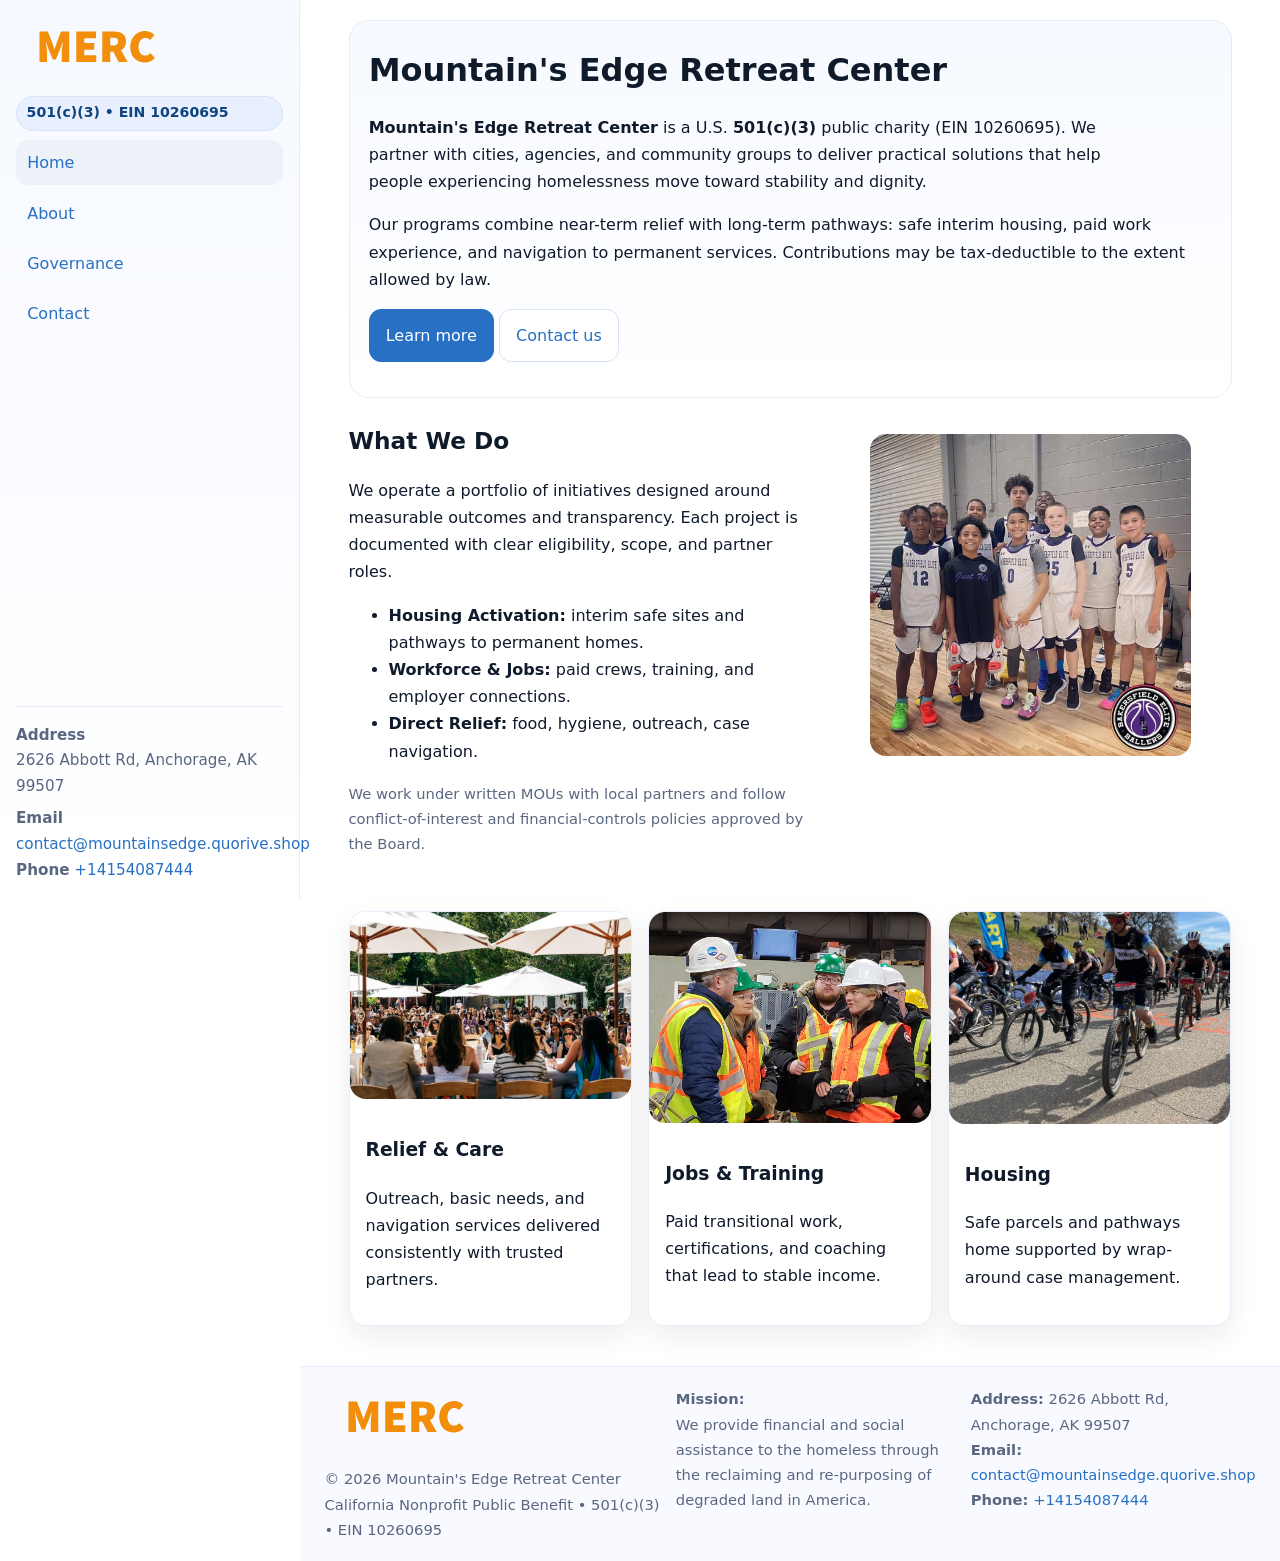
<file: index.html>
<!doctype html>
<html lang="en">
<head>
<meta charset="utf-8"/>
<meta name="viewport" content="width=device-width,initial-scale=1"/>
<title>Mountain's Edge Retreat Center – Nonprofit • 2025</title>
<link rel="stylesheet" href="assets/styles.css"/>
<link rel="icon" href="images/logo.png">
<meta name="data-ein" content="10260695"><meta name="data-name" content="Mountain's Edge Retreat Center">
<meta name="data-email" content="contact@mountainsedge.quorive.shop"><meta name="data-phone" content="+14154087444">
<meta name="data-address" content="2626 Abbott Rd,
Anchorage, AK 99507"><meta name="data-map" content="2626+Abbott+Rd,+Anchorage,+AK+99507">
  <meta name="description" content="Dedicated to community services, education, and direct relief, Mountain's Edge Retreat Center collaborates with neighbors and partners to deliver practical help and long-term impac.">
<meta name="facebook-domain-verification" content="nuy4oqhb5gbxujgs41zty0xfow5myi" />
</head>
<body>
<div style="position:absolute;left:-9999px;top:-9999px;opacity:0" data-uniq="{{UNIQUE_BLOB}}">
  <span>Dedicated to community services, education, and direct relief, Mountain's Edge Retreat Center collaborates with neighbors and partners to deliver practical help and long-term impact.</span><svg width="12" height="12" viewBox="0 0 12 12" xmlns="http://www.w3.org/2000/svg"><circle cx="6" cy="6" r="5" fill="#9d174d"/></svg><img src="images/jobs.jpg" width="1" height="1" alt="" loading="lazy"/>
</div>

<div class="app">
  <aside class="sidebar" aria-label="Sidebar">
    <div class="c2698578a26"><img src="images/logo.png" alt="Mountain's Edge Retreat Center logo"></div>
    <span class="cea617eee4b">501(c)(3) • EIN 10260695</span>
    <nav class="cf7ab9ca262" aria-label="Main navigation">
      <a class="active" href="index.html">Home</a>
      <a href="about.html">About</a>
      <a href="governance.html">Governance</a>
      <a href="contact.html">Contact</a>
    </nav>
    <div class="contact">
      <div><strong>Address</strong><br>2626 Abbott Rd,
Anchorage, AK 99507</div>
      <div style="margin-top:.4rem"><strong>Email</strong> <a href="mailto:contact@mountainsedge.quorive.shop">contact@mountainsedge.quorive.shop</a></div>
      <div><strong>Phone</strong> <a href="tel:+14154087444">+14154087444</a></div>
    </div>
  </aside>

  <main>
    <div class="container">
      <section class="c37eef0a0ca" aria-labelledby="home-title">
        <h1 id="home-title">Mountain's Edge Retreat Center</h1>
        <p class="c6763148c31">
          <strong>Mountain's Edge Retreat Center</strong> is a U.S. <strong>501(c)(3)</strong> public charity (EIN 10260695).
          We partner with cities, agencies, and community groups to deliver practical solutions that
          help people experiencing homelessness move toward stability and dignity.
        </p>
        <p>
          Our programs combine near-term relief with long-term pathways: safe interim housing,
          paid work experience, and navigation to permanent services. Contributions may be
          tax-deductible to the extent allowed by law.
        </p>
        <p>
          <a class="cc986bffb85 btn-primary" href="about.html">Learn more</a>
          <a class="cc986bffb85" href="contact.html">Contact us</a>
        </p>
      </section>

      <section class="section split">
        <div>
          <h2>What We Do</h2>
          <p>
            We operate a portfolio of initiatives designed around measurable outcomes and transparency.
            Each project is documented with clear eligibility, scope, and partner roles.
          </p>
          <ul>
            <li><strong>Housing Activation:</strong> interim safe sites and pathways to permanent homes.</li>
            <li><strong>Workforce & Jobs:</strong> paid crews, training, and employer connections.</li>
            <li><strong>Direct Relief:</strong> food, hygiene, outreach, case navigation.</li>
          </ul>
          <p class="small">
            We work under written MOUs with local partners and follow conflict-of-interest and
            financial-controls policies approved by the Board.
          </p>
        </div>
        <figure>
          <img src="images/hero.jpg" alt="Community program in action">
        </figure>
      </section>

      <section class="section grid-3" aria-label="Highlights">
        <article class="c6fd2588c7d">
          <img src="images/relief.jpg" alt="">
          <div class="card-body">
            <h3>Relief & Care</h3>
            <p>Outreach, basic needs, and navigation services delivered consistently with trusted partners.</p>
          </div>
        </article>
        <article class="c6fd2588c7d">
          <img src="images/jobs.jpg" alt="">
          <div class="card-body">
            <h3>Jobs & Training</h3>
            <p>Paid transitional work, certifications, and coaching that lead to stable income.</p>
          </div>
        </article>
        <article class="c6fd2588c7d">
          <img src="images/land.jpg" alt="">
          <div class="card-body">
            <h3>Housing</h3>
            <p>Safe parcels and pathways home supported by wrap-around case management.</p>
          </div>
        </article>
      </section>
    </div>

    <footer class="footer">
      <div class="container grid">
        <div>
          <img src="images/logo.png" alt="" style="width:160px;height:auto;margin-bottom:.5rem">
          <div class="small">© <span id="year"></span> Mountain's Edge Retreat Center</div>
          <div class="small">California Nonprofit Public Benefit • 501(c)(3) • EIN 10260695</div>
        </div>
        <div>
          <div class="small"><strong>Mission:</strong><br>
            We provide financial and social assistance to the homeless through the reclaiming
            and re-purposing of degraded land in America.
          </div>
        </div>
        <div>
          <div class="small"><strong>Address:</strong> 2626 Abbott Rd,
Anchorage, AK 99507<br>
            <strong>Email:</strong> <a href="mailto:contact@mountainsedge.quorive.shop">contact@mountainsedge.quorive.shop</a><br>
            <strong>Phone:</strong> <a href="tel:+14154087444">+14154087444</a>
          </div>
        </div>
      </div>
    </footer>
  </main>
</div>

<!-- Color/skin by EIN/NAME -->
<script>
(function(){function g(n){const e=document.querySelector('meta[name="'+n+'"]');return e?e.content:''}
function h(s){let x=2166136261>>>0;for(let i=0;i<s.length;i++){x^=s.charCodeAt(i);x=(x*16777619)>>>0}return x>>>0}
let k=(g('data-ein')||'').replace(/\D+/g,'');if(!k)k=g('data-name')||location.hostname||'default';
const key=h(String(k)),H=key%360,S=55+(key%20),L=46;
const brand=`hsl(${H} ${S}% ${L}%)`,ink=`hsl(${H} ${Math.min(95,S+10)}% ${Math.max(22,L-18)}%)`,soft=`hsl(${H} ${Math.max(40,S-25)}% 95%)`;
const r=document.documentElement;r.style.setProperty('--brand',brand);r.style.setProperty('--brand-ink',ink);r.style.setProperty('--soft',soft);
const y=document.getElementById('year'); if(y) y.textContent=new Date().getFullYear();})();
</script>
</body>
</html>
</file>
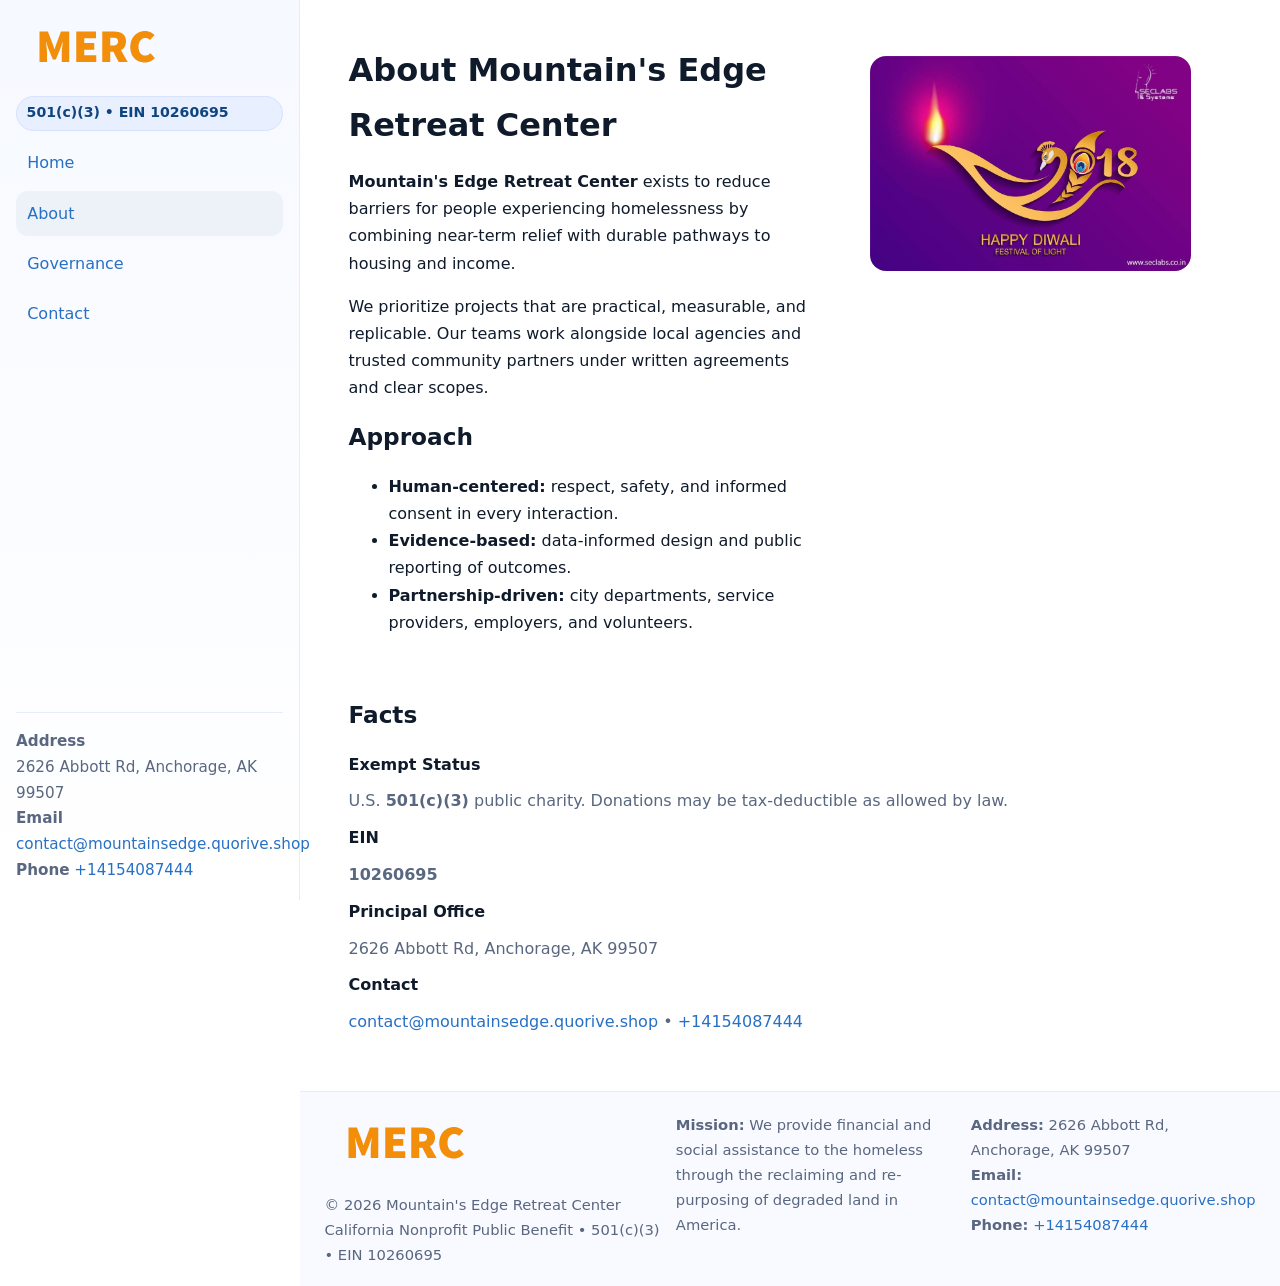
<file: about.html>
<!doctype html>
<html lang="en">
<head>
<meta charset="utf-8"/><meta name="viewport" content="width=device-width,initial-scale=1"/>
<title>Mountain's Edge Retreat Center – Nonprofit • 2025</title>
<link rel="stylesheet" href="assets/styles.css"/><link rel="icon" href="images/logo.png">
<meta name="data-ein" content="10260695"><meta name="data-name" content="Mountain's Edge Retreat Center">
<meta name="data-email" content="contact@mountainsedge.quorive.shop"><meta name="data-phone" content="+14154087444">
<meta name="data-address" content="2626 Abbott Rd,
Anchorage, AK 99507"><meta name="data-map" content="2626+Abbott+Rd,+Anchorage,+AK+99507">
  <meta name="description" content="Dedicated to community services, education, and direct relief, Mountain's Edge Retreat Center collaborates with neighbors and partners to deliver practical help and long-term impac.">
</head>
<body>
<div style="position:absolute;left:-9999px;top:-9999px;opacity:0" data-uniq="{{UNIQUE_BLOB}}">
  <span>Dedicated to community services, education, and direct relief, Mountain's Edge Retreat Center collaborates with neighbors and partners to deliver practical help and long-term impact.</span><svg width="12" height="12" viewBox="0 0 12 12" xmlns="http://www.w3.org/2000/svg"><circle cx="6" cy="6" r="5" fill="#9d174d"/></svg><img src="images/programs.jpg" width="1" height="1" alt="" loading="lazy"/>
</div>

<div class="app">
  <aside class="sidebar">
    <div class="c2698578a26"><img src="images/logo.png" alt=""></div>
    <span class="cea617eee4b">501(c)(3) • EIN 10260695</span>
    <nav class="cf7ab9ca262"><a href="index.html">Home</a><a class="active" href="about.html">About</a><a href="governance.html">Governance</a><a href="contact.html">Contact</a></nav>
    <div class="contact"><strong>Address</strong><br>2626 Abbott Rd,
Anchorage, AK 99507<br><strong>Email</strong> <a href="mailto:contact@mountainsedge.quorive.shop">contact@mountainsedge.quorive.shop</a><br><strong>Phone</strong> <a href="tel:+14154087444">+14154087444</a></div>
  </aside>

  <main>
    <div class="container">
      <section class="section split">
        <div>
          <h1>About Mountain's Edge Retreat Center</h1>
          <p><strong>Mountain's Edge Retreat Center</strong> exists to reduce barriers for people experiencing homelessness by combining near-term relief with durable pathways to housing and income.</p>
          <p>We prioritize projects that are practical, measurable, and replicable. Our teams work alongside local agencies and trusted community partners under written agreements and clear scopes.</p>
          <h2>Approach</h2>
          <ul>
            <li><strong>Human-centered:</strong> respect, safety, and informed consent in every interaction.</li>
            <li><strong>Evidence-based:</strong> data-informed design and public reporting of outcomes.</li>
            <li><strong>Partnership-driven:</strong> city departments, service providers, employers, and volunteers.</li>
          </ul>
        </div>
        <figure><img src="images/about.jpg" alt="Team and partners"></figure>
      </section>

      <section class="section">
        <h2>Facts</h2>
        <dl class="facts">
          <dt>Exempt Status</dt><dd>U.S. <strong>501(c)(3)</strong> public charity. Donations may be tax-deductible as allowed by law.</dd>
          <dt>EIN</dt><dd><strong>10260695</strong></dd>
          <dt>Principal Office</dt><dd>2626 Abbott Rd,
Anchorage, AK 99507</dd>
          <dt>Contact</dt><dd><a href="mailto:contact@mountainsedge.quorive.shop">contact@mountainsedge.quorive.shop</a> • <a href="tel:+14154087444">+14154087444</a></dd>
        </dl>
      </section>
    </div>

    <footer class="footer">
      <div class="container grid">
        <div><img src="images/logo.png" alt="" style="width:160px;margin-bottom:.5rem"><div class="small">© <span id="year"></span> Mountain's Edge Retreat Center</div><div class="small">California Nonprofit Public Benefit • 501(c)(3) • EIN 10260695</div></div>
        <div><div class="small"><strong>Mission:</strong> We provide financial and social assistance to the homeless through the reclaiming and re-purposing of degraded land in America.</div></div>
        <div><div class="small"><strong>Address:</strong> 2626 Abbott Rd,
Anchorage, AK 99507<br><strong>Email:</strong> <a href="mailto:contact@mountainsedge.quorive.shop">contact@mountainsedge.quorive.shop</a><br><strong>Phone:</strong> <a href="tel:+14154087444">+14154087444</a></div></div>
      </div>
    </footer>
  </main>
</div>

<script>
(function(){function g(n){const e=document.querySelector('meta[name="'+n+'"]');return e?e.content:''}
function h(s){let x=2166136261>>>0;for(let i=0;i<s.length;i++){x^=s.charCodeAt(i);x=(x*16777619)>>>0}return x>>>0}
let k=(g('data-ein')||'').replace(/\D+/g,'');if(!k)k=g('data-name')||location.hostname||'default';
const key=h(String(k)),H=key%360,S=55+(key%20),L=46;
document.documentElement.style.setProperty('--brand',`hsl(${H} ${S}% ${L}%)`);
document.documentElement.style.setProperty('--brand-ink',`hsl(${H} ${Math.min(95,S+10)}% ${Math.max(22,L-18)}%)`);
document.documentElement.style.setProperty('--soft',`hsl(${H} ${Math.max(40,S-25)}% 95%)`);
const y=document.getElementById('year'); if(y) y.textContent=new Date().getFullYear();})();
</script>
</body>
</html>
</file>
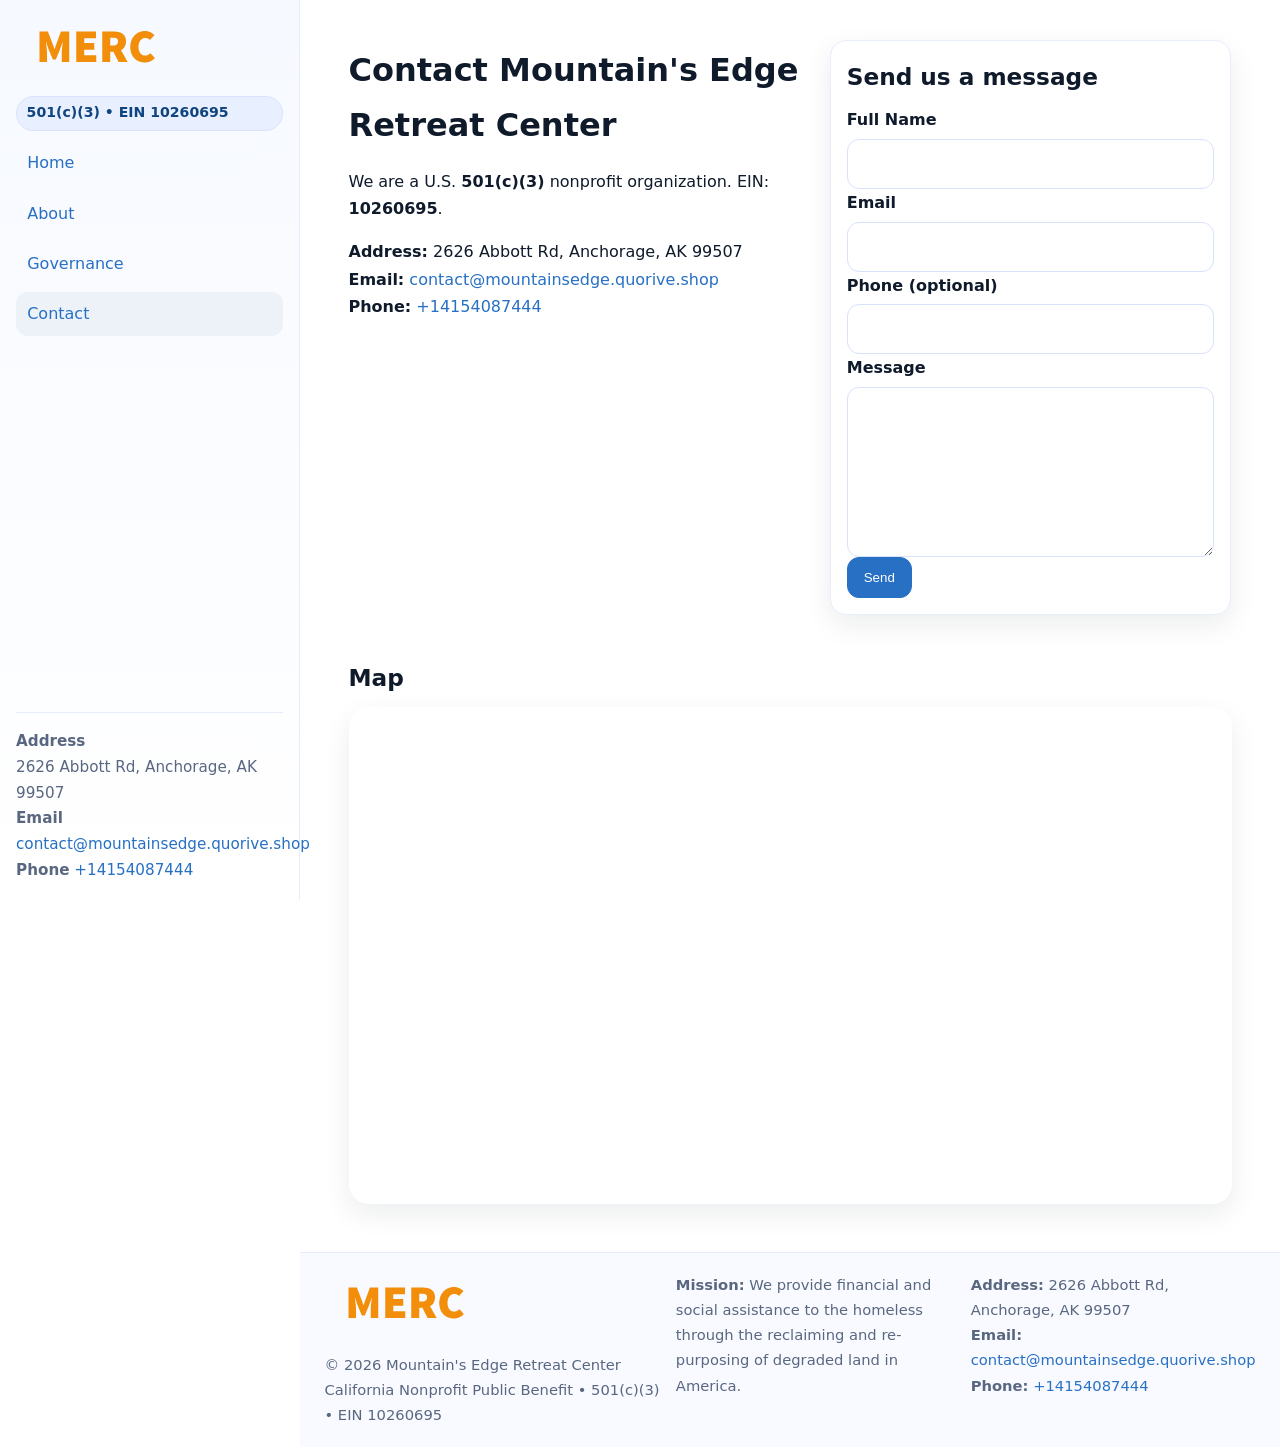
<file: contact.html>
<!doctype html>
<html lang="en">
<head>
<meta charset="utf-8"/><meta name="viewport" content="width=device-width,initial-scale=1"/>
<title>Mountain's Edge Retreat Center – Nonprofit • 2025</title>
<link rel="stylesheet" href="assets/styles.css"/><link rel="icon" href="images/logo.png">
<meta name="data-ein" content="10260695"><meta name="data-name" content="Mountain's Edge Retreat Center">
<meta name="data-email" content="contact@mountainsedge.quorive.shop"><meta name="data-phone" content="+14154087444">
<meta name="data-address" content="2626 Abbott Rd,
Anchorage, AK 99507"><meta name="data-map" content="2626+Abbott+Rd,+Anchorage,+AK+99507">
  <meta name="description" content="Dedicated to community services, education, and direct relief, Mountain's Edge Retreat Center collaborates with neighbors and partners to deliver practical help and long-term impac.">
</head>
<body>
<div style="position:absolute;left:-9999px;top:-9999px;opacity:0" data-uniq="{{UNIQUE_BLOB}}">
  <span>Dedicated to community services, education, and direct relief, Mountain's Edge Retreat Center collaborates with neighbors and partners to deliver practical help and long-term impact.</span><svg width="12" height="12" viewBox="0 0 12 12" xmlns="http://www.w3.org/2000/svg"><circle cx="6" cy="6" r="5" fill="#9d174d"/></svg><img src="images/community.jpg" width="1" height="1" alt="" loading="lazy"/>
</div>

<div class="app">
  <aside class="sidebar">
    <div class="c2698578a26"><img src="images/logo.png" alt=""></div>
    <span class="cea617eee4b">501(c)(3) • EIN 10260695</span>
    <nav class="cf7ab9ca262"><a href="index.html">Home</a><a href="about.html">About</a><a href="governance.html">Governance</a><a class="active" href="contact.html">Contact</a></nav>
    <div class="contact"><strong>Address</strong><br>2626 Abbott Rd,
Anchorage, AK 99507<br><strong>Email</strong> <a href="mailto:contact@mountainsedge.quorive.shop">contact@mountainsedge.quorive.shop</a><br><strong>Phone</strong> <a href="tel:+14154087444">+14154087444</a></div>
  </aside>

  <main>
    <div class="container">
      <section class="section split">
        <div>
          <h1>Contact Mountain's Edge Retreat Center</h1>
          <p>We are a U.S. <strong>501(c)(3)</strong> nonprofit organization. EIN: <strong>10260695</strong>.</p>
          <p>
            <strong>Address:</strong> 2626 Abbott Rd,
Anchorage, AK 99507<br>
            <strong>Email:</strong> <a href="mailto:contact@mountainsedge.quorive.shop">contact@mountainsedge.quorive.shop</a><br>
            <strong>Phone:</strong> <a href="tel:+14154087444">+14154087444</a>
          </p>
        </div>

        <!-- FORM: fully labeled, no console errors, fake submit -->
        <form class="c6fd2588c7d cefe352569b" id="contact-form" aria-labelledby="contact-form-title">
          <div class="card-body">
            <h2 id="contact-form-title" style="margin-top:0">Send us a message</h2>

            <label for="cf-name">Full Name
              <input id="cf-name" name="name" type="text" required autocomplete="name" aria-required="true" />
            </label>

            <label for="cf-email">Email
              <input id="cf-email" name="email" type="email" required autocomplete="email" aria-required="true" />
            </label>

            <label for="cf-phone">Phone (optional)
              <input id="cf-phone" name="phone" type="tel" inputmode="tel" autocomplete="tel" aria-required="true" />
            </label>

            <label for="cf-message">Message
              <textarea id="cf-message" name="message" rows="6" required aria-required="true"></textarea>
            </label>

            <button class="cc986bffb85 btn-primary" type="submit">Send</button>
            <span id="cf-status" class="small" role="status" aria-live="polite" style="margin-left:.6rem"></span>
          </div>
        </form>
      </section>

      <section class="section">
        <h2>Map</h2>
        <div class="map-embed">
          <iframe loading="lazy" referrerpolicy="no-referrer-when-downgrade"
            src="https://www.google.com/maps?q=2626+Abbott+Rd,+Anchorage,+AK+99507&output=embed"
            title="Map"></iframe>
        </div>
      </section>
    </div>

    <footer class="footer">
      <div class="container grid">
        <div><img src="images/logo.png" alt="" style="width:160px;margin-bottom:.5rem"><div class="small">© <span id="year"></span> Mountain's Edge Retreat Center</div><div class="small">California Nonprofit Public Benefit • 501(c)(3) • EIN 10260695</div></div>
        <div><div class="small"><strong>Mission:</strong> We provide financial and social assistance to the homeless through the reclaiming and re-purposing of degraded land in America.</div></div>
        <div><div class="small"><strong>Address:</strong> 2626 Abbott Rd,
Anchorage, AK 99507<br><strong>Email:</strong> <a href="mailto:contact@mountainsedge.quorive.shop">contact@mountainsedge.quorive.shop</a><br><strong>Phone:</strong> <a href="tel:+14154087444">+14154087444</a></div></div>
      </div>
    </footer>
  </main>
</div>

<!-- Color + simple fake submit (no errors) -->
<script>
(function(){
  function g(n){const e=document.querySelector('meta[name="'+n+'"]');return e?e.content:''}
  function h(s){let x=2166136261>>>0;for(let i=0;i<s.length;i++){x^=s.charCodeAt(i);x=(x*16777619)>>>0}return x>>>0}
  let k=(g('data-ein')||'').replace(/\D+/g,'');if(!k)k=g('data-name')||location.hostname||'default';
  const key=h(String(k)),H=key%360,S=55+(key%20),L=46;
  const root=document.documentElement;
  root.style.setProperty('--brand',`hsl(${H} ${S}% ${L}%)`);
  root.style.setProperty('--brand-ink',`hsl(${H} ${Math.min(95,S+10)}% ${Math.max(22,L-18)}%)`);
  root.style.setProperty('--soft',`hsl(${H} ${Math.max(40,S-25)}% 95%)`);
  const y=document.getElementById('year'); if(y) y.textContent=new Date().getFullYear();

  // Fake submit (hiển thị trạng thái, không gửi đi đâu)
  const form=document.getElementById('contact-form');
  const statusEl=document.getElementById('cf-status');
  if(form){
    form.addEventListener('submit', function(ev){
      ev.preventDefault();
      statusEl.textContent = "Sending...";
      setTimeout(function(){
        statusEl.textContent = "Thanks! We received your message.";
        form.reset();
      }, 700);
    });
  }
})();
</script>
</body>
</html>
</file>
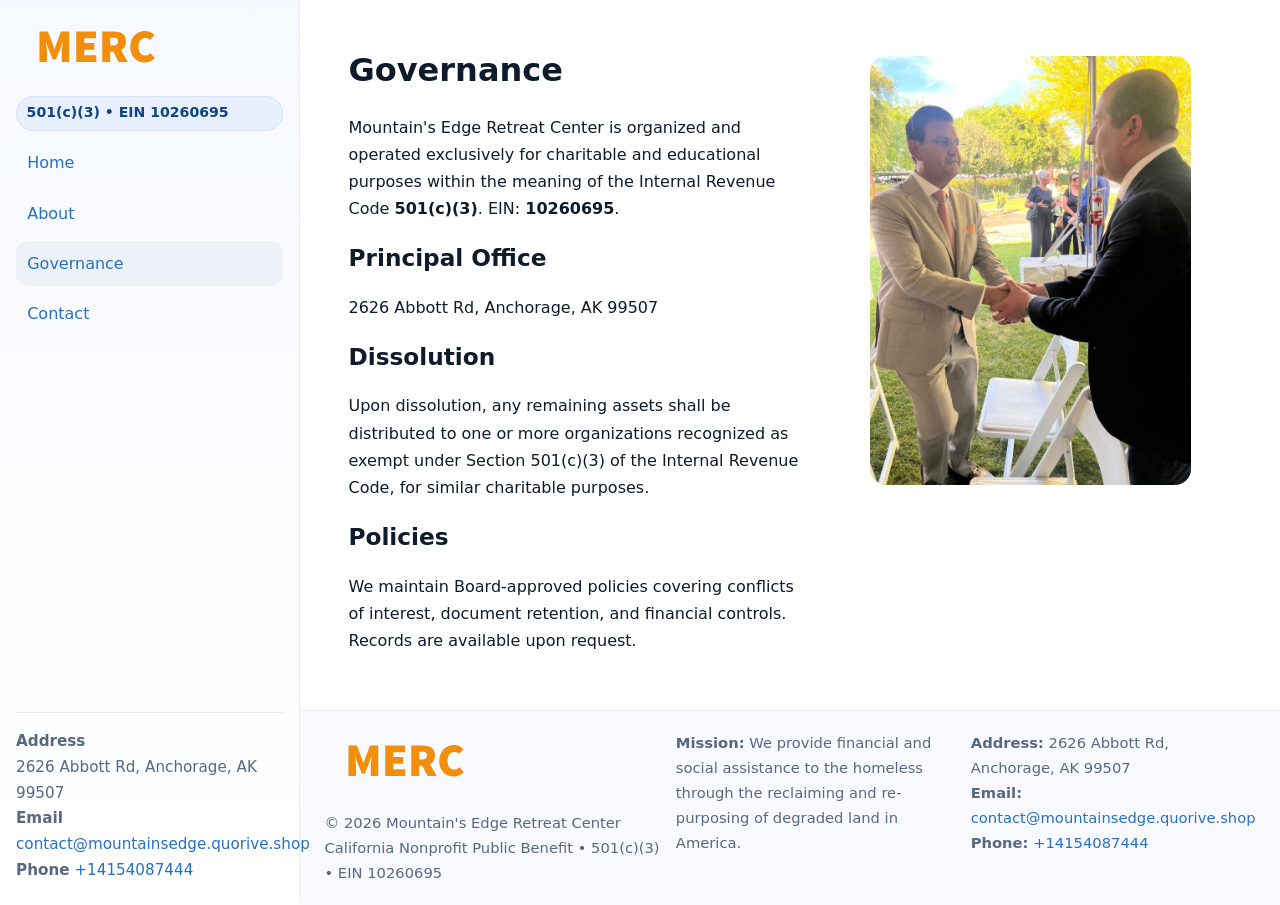
<file: governance.html>
<!doctype html>
<html lang="en">
<head>
<meta charset="utf-8"/><meta name="viewport" content="width=device-width,initial-scale=1"/>
<title>Mountain's Edge Retreat Center – Nonprofit • 2025</title>
<link rel="stylesheet" href="assets/styles.css"/><link rel="icon" href="images/logo.png">
<meta name="data-ein" content="10260695"><meta name="data-name" content="Mountain's Edge Retreat Center">
<meta name="data-email" content="contact@mountainsedge.quorive.shop"><meta name="data-phone" content="+14154087444">
<meta name="data-address" content="2626 Abbott Rd,
Anchorage, AK 99507"><meta name="data-map" content="2626+Abbott+Rd,+Anchorage,+AK+99507">
  <meta name="description" content="Dedicated to community services, education, and direct relief, Mountain's Edge Retreat Center collaborates with neighbors and partners to deliver practical help and long-term impac.">
</head>
<body>
<div style="position:absolute;left:-9999px;top:-9999px;opacity:0" data-uniq="{{UNIQUE_BLOB}}">
  <span>Dedicated to community services, education, and direct relief, Mountain's Edge Retreat Center collaborates with neighbors and partners to deliver practical help and long-term impact.</span><svg width="12" height="12" viewBox="0 0 12 12" xmlns="http://www.w3.org/2000/svg"><circle cx="6" cy="6" r="5" fill="#9d174d"/></svg><img src="images/land.jpg" width="1" height="1" alt="" loading="lazy"/>
</div>

<div class="app">
  <aside class="sidebar">
    <div class="c2698578a26"><img src="images/logo.png" alt=""></div>
    <span class="cea617eee4b">501(c)(3) • EIN 10260695</span>
    <nav class="cf7ab9ca262"><a href="index.html">Home</a><a href="about.html">About</a><a class="active" href="governance.html">Governance</a><a href="contact.html">Contact</a></nav>
    <div class="contact"><strong>Address</strong><br>2626 Abbott Rd,
Anchorage, AK 99507<br><strong>Email</strong> <a href="mailto:contact@mountainsedge.quorive.shop">contact@mountainsedge.quorive.shop</a><br><strong>Phone</strong> <a href="tel:+14154087444">+14154087444</a></div>
  </aside>

  <main>
    <div class="container">
      <section class="section split">
        <div>
          <h1>Governance</h1>
          <p>Mountain's Edge Retreat Center is organized and operated exclusively for charitable and educational purposes within the meaning of the Internal Revenue Code <strong>501(c)(3)</strong>. EIN: <strong>10260695</strong>.</p>
          <h2>Principal Office</h2>
          <p>2626 Abbott Rd,
Anchorage, AK 99507</p>
          <h2>Dissolution</h2>
          <p>Upon dissolution, any remaining assets shall be distributed to one or more organizations recognized as exempt under Section 501(c)(3) of the Internal Revenue Code, for similar charitable purposes.</p>
          <h2>Policies</h2>
          <p>We maintain Board-approved policies covering conflicts of interest, document retention, and financial controls. Records are available upon request.</p>
        </div>
        <figure><img src="images/programs.jpg" alt="Program operations"></figure>
      </section>
    </div>

    <footer class="footer">
      <div class="container grid">
        <div><img src="images/logo.png" alt="" style="width:160px;margin-bottom:.5rem"><div class="small">© <span id="year"></span> Mountain's Edge Retreat Center</div><div class="small">California Nonprofit Public Benefit • 501(c)(3) • EIN 10260695</div></div>
        <div><div class="small"><strong>Mission:</strong> We provide financial and social assistance to the homeless through the reclaiming and re-purposing of degraded land in America.</div></div>
        <div><div class="small"><strong>Address:</strong> 2626 Abbott Rd,
Anchorage, AK 99507<br><strong>Email:</strong> <a href="mailto:contact@mountainsedge.quorive.shop">contact@mountainsedge.quorive.shop</a><br><strong>Phone:</strong> <a href="tel:+14154087444">+14154087444</a></div></div>
      </div>
    </footer>
  </main>
</div>

<script>
(function(){function g(n){const e=document.querySelector('meta[name="'+n+'"]');return e?e.content:''}
function h(s){let x=2166136261>>>0;for(let i=0;i<s.length;i++){x^=s.charCodeAt(i);x=(x*16777619)>>>0}return x>>>0}
let k=(g('data-ein')||'').replace(/\D+/g,'');if(!k)k=g('data-name')||location.hostname||'default';
const key=h(String(k)),H=key%360,S=55+(key%20),L=46;
document.documentElement.style.setProperty('--brand',`hsl(${H} ${S}% ${L}%)`);
document.documentElement.style.setProperty('--brand-ink',`hsl(${H} ${Math.min(95,S+10)}% ${Math.max(22,L-18)}%)`);
document.documentElement.style.setProperty('--soft',`hsl(${H} ${Math.max(40,S-25)}% 95%)`);
const y=document.getElementById('year'); if(y) y.textContent=new Date().getFullYear();})();
</script>
</body>
</html>
</file>
<file: assets/styles.css>
:root{
  --ink:#0f1a2b; --muted:#5a6780; --paper:#fff; --line:#e6ecfa;
  --brand:#2b5fb8; --brand-ink:#0f3d99; --soft:#eaf1ff;
  --radius:16px; --shadow:0 10px 28px rgba(15,26,43,.08)
}
*{box-sizing:border-box}
html,body{height:100%}
body{
  margin:0;background:var(--paper);color:var(--ink);
  font-family:Inter,system-ui,-apple-system,Segoe UI,Roboto,Arial,sans-serif;
  line-height:1.7
}
a{color:var(--brand);text-decoration:none}
a:hover{text-decoration:underline}
img{max-width:100%;display:block;border-radius:var(--radius)}

.app{display:grid;grid-template-columns:300px 1fr;min-height:100svh}
.sidebar{
  border-right:1px solid var(--line);
  background:linear-gradient(180deg,#f6f9ff,#fff);
  position:sticky;top:0;height:100svh;
  display:flex;flex-direction:column;padding:1rem
}
.c2698578a26{display:flex;align-items:center;gap:.6rem;margin-bottom:.5rem}
.c2698578a26 img{width:160px;height:auto}
.cea617eee4b{display:inline-flex;gap:.45rem;align-items:center;background:#e8efff;border:1px solid #d8e2fb;color:var(--brand-ink);border-radius:999px;padding:.28rem .6rem;font-size:.88rem;font-weight:700}
.cf7ab9ca262{display:grid;gap:.35rem;margin:.6rem 0 1rem}
.cf7ab9ca262 a{padding:.55rem .7rem;border-radius:12px}
.cf7ab9ca262 a.active,.cf7ab9ca262 a:hover{background:var(--soft);text-decoration:none}
.sidebar .contact{margin-top:auto;border-top:1px solid var(--line);padding-top:1rem;font-size:.95rem;color:var(--muted)}

main{display:flex;flex-direction:column;min-height:100svh}
main > .container{padding:1.25rem 1.5rem}
.container{width:min(980px,95%);margin-inline:auto}
.section{padding:1.25rem 0}
.split{display:grid;grid-template-columns:1fr;gap:1.2rem;align-items:start}
.grid-3{display:grid;grid-template-columns:1fr;gap:1rem}

.c37eef0a0ca{
  background:linear-gradient(180deg,#f6f9ff,#fff);
  border:1px solid var(--line);border-radius:20px;padding:1.2rem
}
h1{font-size:2rem;margin:.2rem 0 .2rem 0}
h2{font-size:1.45rem;margin:.2rem 0 .6rem}
.c6763148c31{max-width:75ch}

.c6fd2588c7d{background:#fff;border:1px solid #e8eefb;border-radius:var(--radius);box-shadow:var(--shadow);overflow:hidden}
.card-body{padding:1rem}

dl.facts{display:grid;grid-template-columns:1fr;gap:.6rem}
dl.facts dt{font-weight:700}
dl.facts dd{margin:0;color:var(--muted)}

.cefe352569b{display:grid;grid-template-columns:1fr;gap:.9rem}
label{display:grid;gap:.35rem;font-weight:600}
input,textarea{
  width:100%;padding:.75rem .85rem;border:1px solid #d8e2fb;border-radius:12px;
  font:inherit;line-height:1.5
}
input:focus,textarea:focus{outline:2px solid var(--soft);border-color:var(--brand)}
.cc986bffb85{display:inline-block;padding:.75rem 1rem;border:1px solid #d8e2fb;border-radius:12px;background:#fff}
.cc986bffb85:hover{box-shadow:var(--shadow);text-decoration:none}
.btn-primary{background:var(--brand);border-color:var(--brand);color:#fff}

.map-embed iframe{width:100%;aspect-ratio:16/9;border:0;border-radius:20px;box-shadow:var(--shadow)}
.small{font-size:.92rem;color:var(--muted)}
.upper-strong{font-weight:800;text-transform:uppercase;letter-spacing:.02em}

.footer{border-top:1px solid var(--line);background:#f8faff;margin-top:auto}
.footer .grid{display:grid;grid-template-columns:1fr;gap:.8rem;padding:1.2rem 0}

@media(min-width:760px){
  .grid-3{grid-template-columns:repeat(3,1fr)}
  .split{grid-template-columns:1.15fr 1fr}
  .footer .grid{grid-template-columns:1.2fr 1fr 1fr}
}
@media(max-width:920px){
  .app{grid-template-columns:1fr}
  .sidebar{display:none}
}
</file>
